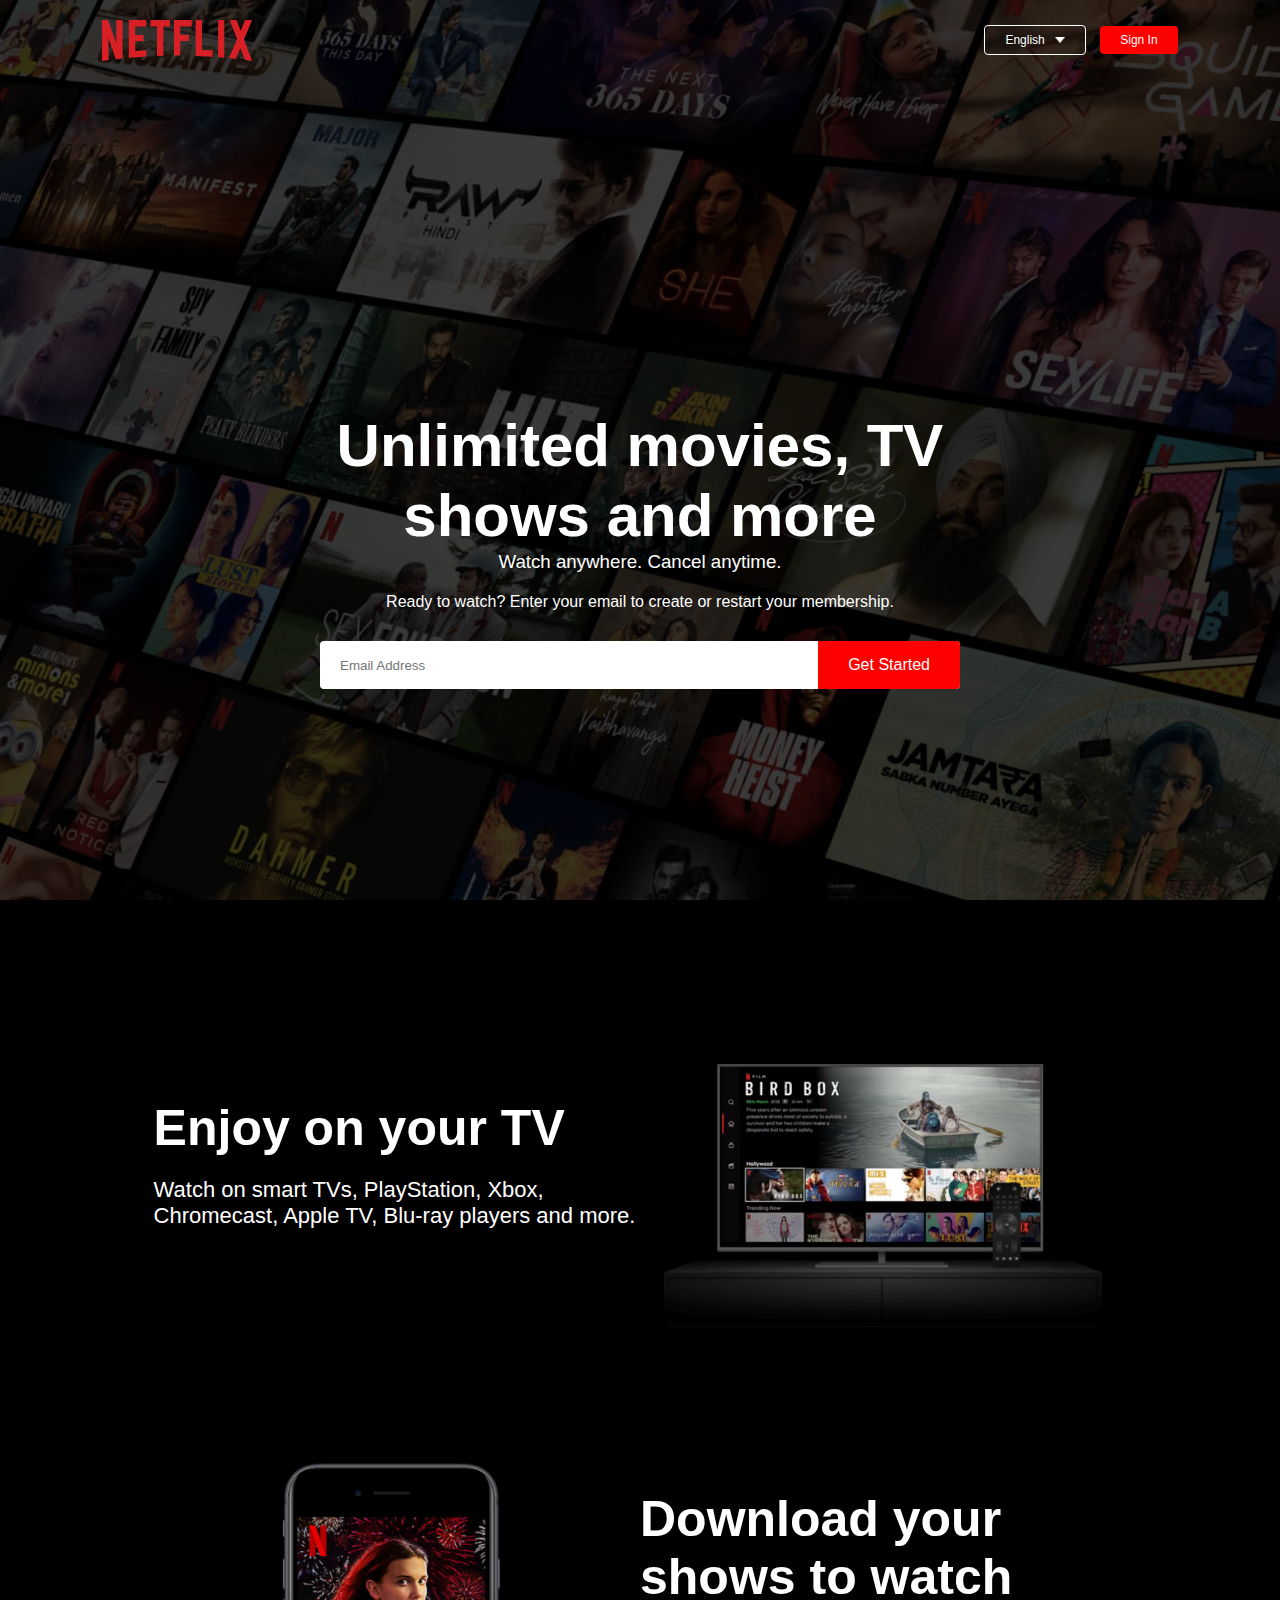
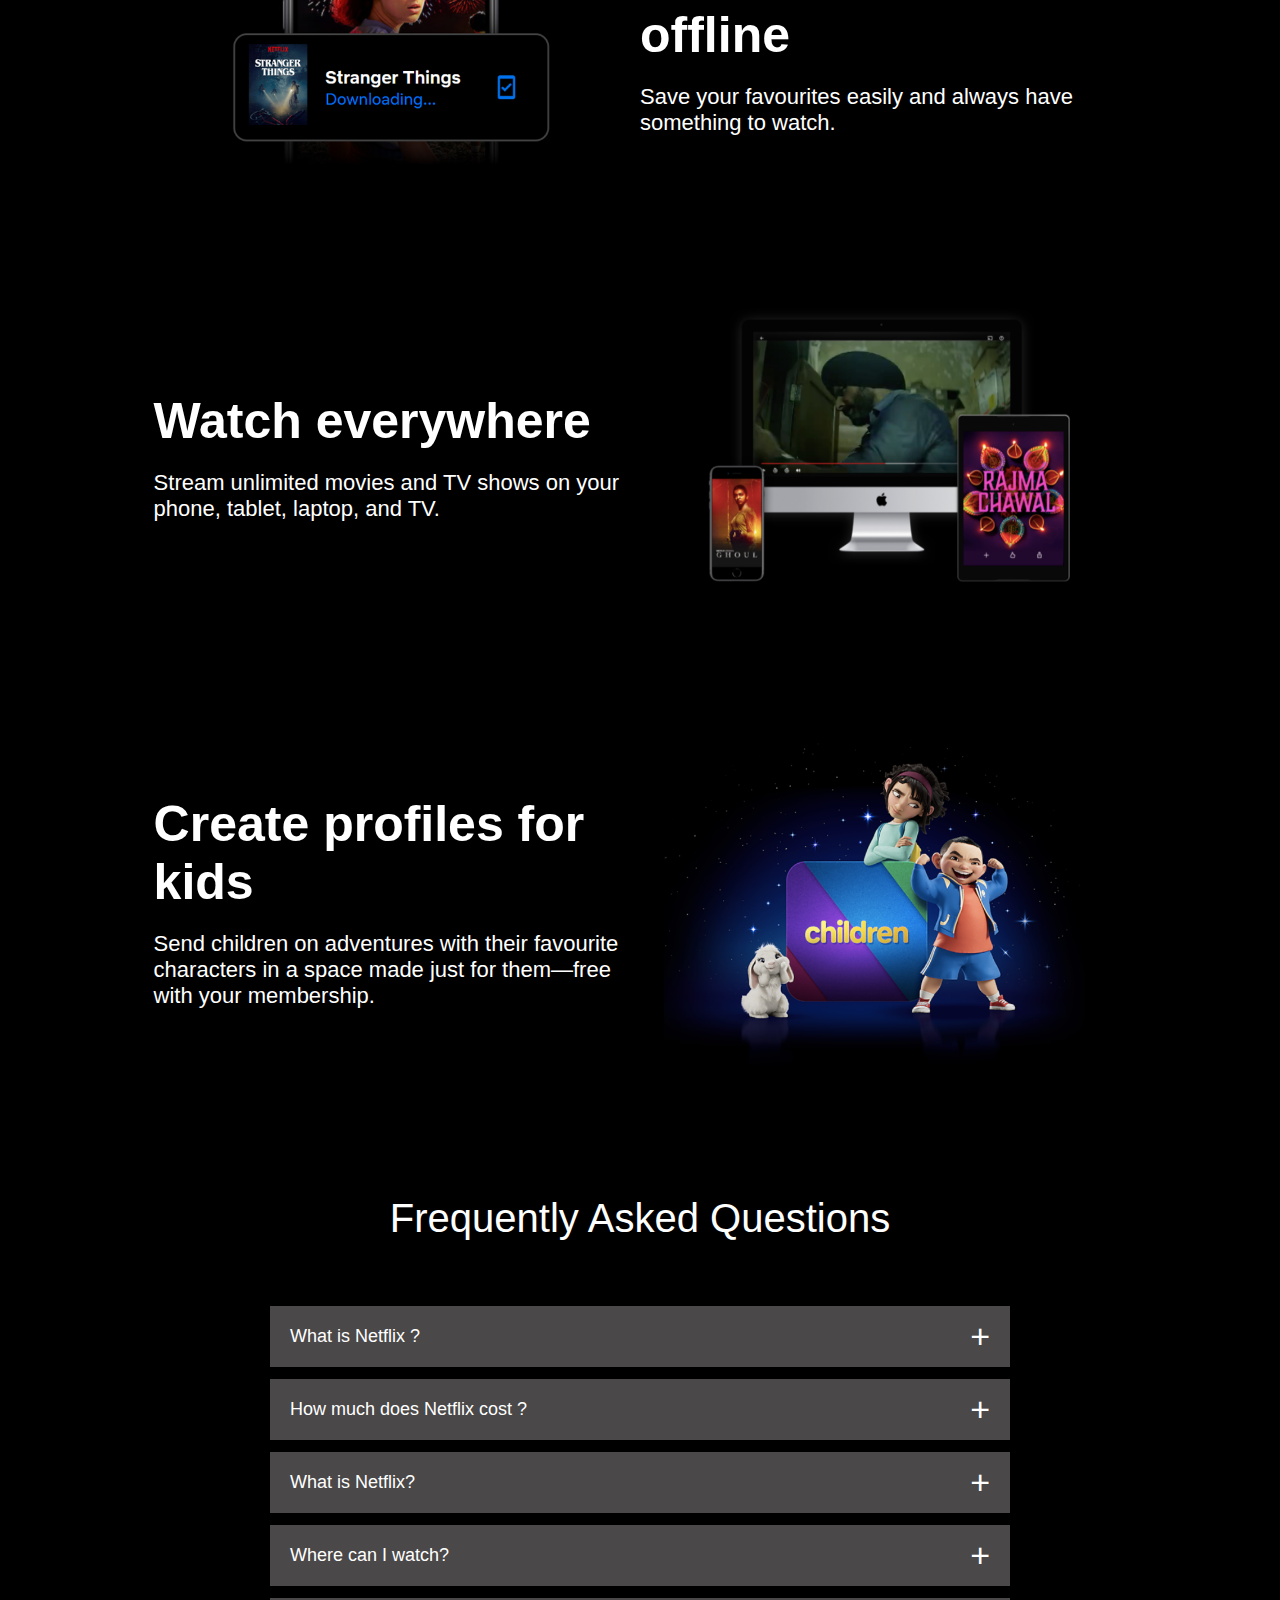
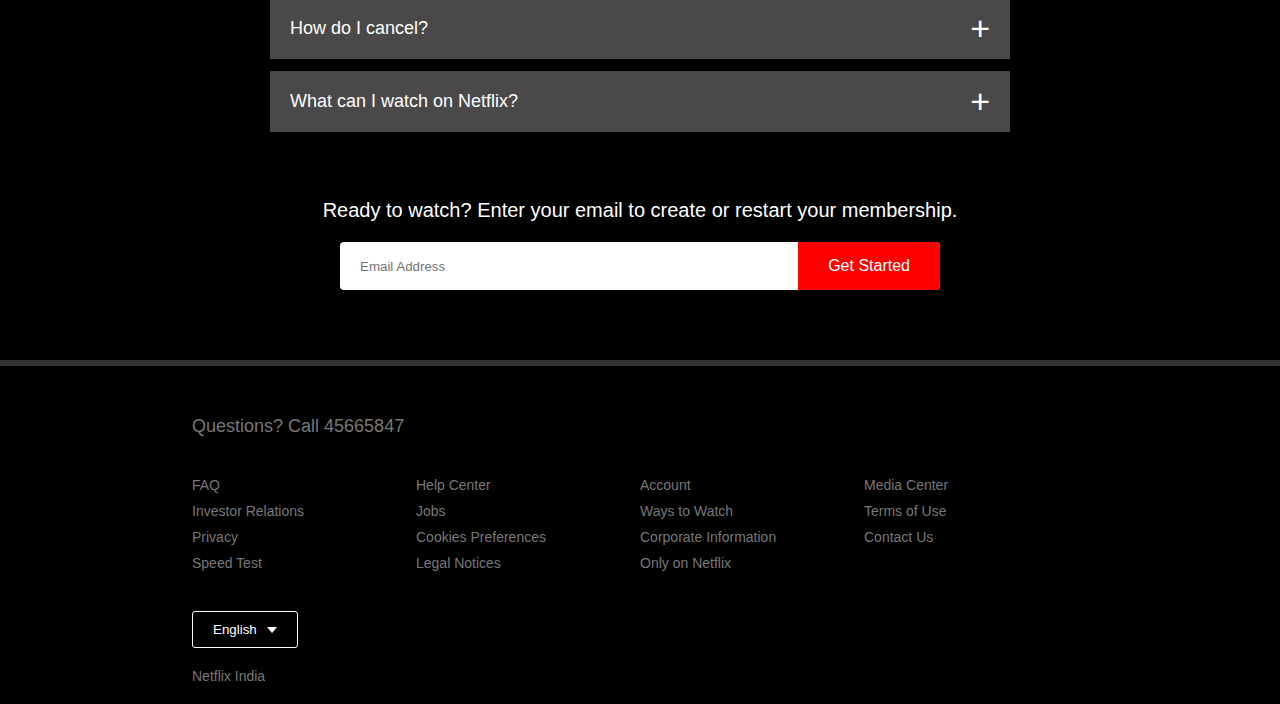
<file: Cloned Website(Netflix)/index.html>
<!DOCTYPE html>
<html>
    <head>
        <meta charset="utf-8">
        <meta http-equiv="X-UA-Compatible" content="IE=edge">
        <title>Netflix clone</title>
        <meta name="description" content="">
        <meta name="viewport" content="width=device-width, initial-scale=1">
        <link rel="stylesheet" href="style.css">
    </head>
    <body>
        <div class = "header">
            <nav>
                <img src = "logo.png" class = "logo">
                <div>
                    <button class = "language-btn">English <img src = "down-icon.png"></button>
                    <button>Sign In </button>
                </div>
            </nav>
            <div class = "header-content">
                <h2> Unlimited movies, TV shows and more</h2>
                <h3>Watch anywhere. Cancel anytime.</h3>
                <p>Ready to watch? Enter your email to create or restart your membership.</p>
                <form class = "email-signup">
                    <input type = "email" placeholder = "Email Address" required>
                    <button type = "submit"> Get Started</button>
                </form>
            </div>
        </div>
        <div class = "features">
            <div class = "row">
                <div class = " text-col">
                    <h2>Enjoy on your TV</h2>
                    <p>Watch on smart TVs, PlayStation, Xbox, Chromecast, Apple TV, Blu-ray players and more.</p>

                </div>
                <div class = "img-col">
                    <img src = "feature-1.png">
                </div>
            </div>



            <div class = "row">
                <div class = "img-col">
                    <img src = "feature-2.png">
                </div>
                <div class = " text-col">
                    <h2>Download your shows to watch offline</h2>
                    <p>Save your favourites easily and always have something to watch.</p>

                </div>
                
            </div>



            <div class = "row">
                <div class = " text-col">
                    <h2>Watch everywhere</h2>
                    <p>Stream unlimited movies and TV shows on your phone, tablet, laptop, and TV.</p>
                </div>
                <div class = "img-col">
                    <img src = "feature-3.png">
                </div>
            </div>

            <div class = "row">
                <div class = " text-col">
                    <h2>Create profiles for kids</h2>
                    <p>Send children on adventures with their favourite characters in a space made just for them—free with your membership.</p>
                </div>
                <div class = "img-col">
                    <img src = "feature-4.png">
                </div>
            </div>
        </div>

        <div class = "faq">
            <h2> Frequently Asked Questions</h2>
            <ul class = "accordion">
                <li>
                    <input type = "radio" name = "accordion" id = "first">
                    <label for = "first"> What is Netflix ?</label>
                    <div class = "content">
                        <p>Netflix is a streaming service that offers a wide variety of award-winning TV shows, movies, anime, documentaries and more – on thousands of internet-connected devices.

                            You can watch as much as you want, whenever you want, without a single ad – all for one low monthly price. There's always something new to discover, and new TV shows and movies are added every week!</p>
                    </div>
                </li>

                <li>
                    <input type = "radio" name = "accordion" id = "second">
                    <label for = "second"> How much does Netflix cost ?</label>
                    <div class = "content">
                        <p>Watch Netflix on your smartphone, tablet, Smart TV, laptop, or streaming device, all for one fixed monthly fee. Plans range from ₹ 149 to ₹ 649 a month. No extra costs, no contracts.</p>
                    </div>
                </li>


                <li>
                    <input type = "radio" name = "accordion" id = "third">
                    <label for = "third"> What is Netflix?</label>
                    <div class = "content">
                        <p>Netflix is a streaming service that offers a wide variety of award-winning TV shows, movies, anime, documentaries and more – on thousands of internet-connected devices.

                            You can watch as much as you want, whenever you want, without a single ad – all for one low monthly price. There's always something new to discover, and new TV shows and movies are added every week!</p>
                    </div>
                </li>


                <li>
                    <input type = "radio" name = "accordion" id = "fourth">
                    <label for = "fourth"> Where can I watch?</label>
                    <div class = "content">
                        <p>Watch anywhere, anytime. Sign in with your Netflix account to watch instantly on the web at netflix.com from your personal computer or on any internet-connected device that offers the Netflix app, including smart TVs, smartphones, tablets, streaming media players and game consoles.

                            You can also download your favourite shows with the iOS, Android, or Windows 10 app. Use downloads to watch while you're on the go and without an internet connection. Take Netflix with you anywhere.</p>
                    </div>
                </li>


                <li>
                    <input type = "radio" name = "accordion" id = "fifth">
                    <label for = "fifth"> How do I cancel?</label>
                    <div class = "content">
                        <p>Netflix is flexible. There are no annoying contracts and no commitments. You can easily cancel your account online in two clicks. There are no cancellation fees – start or stop your account anytime.</p>
                    </div>
                </li>


                <li>
                    <input type = "radio" name = "accordion" id = "sixth">
                    <label for = "sixth"> What can I watch on Netflix?</label>
                    <div class = "content">
                        <p>Netflix has an extensive library of feature films, documentaries, TV shows, anime, award-winning Netflix originals, and more. Watch as much as you want, anytime you want.</p>
                    </div>
                </li>


            </ul>
            <small>Ready to watch? Enter your email to create or restart your membership.
            </small>

            <form class = "email-signup">
                <input type = "email" placeholder = "Email Address" required>
                <button type = "submit"> Get Started</button>
            </form>

        </div>

        <div class = "footer">
            <h2> Questions? Call 45665847 </h2>
            <div class = "row">
                <div class = "col">
                    <a href = "#"> FAQ</a>
                    <a href = "#">Investor Relations</a>
                    <a href = "#">Privacy</a>
                    <a href = "#">Speed Test</a>
                </div>
                <div class = "col">
                    <a href = "#"> Help Center</a>
                    <a href = "#">Jobs</a>
                    <a href = "#">Cookies Preferences</a>
                    <a href = "#">Legal Notices</a>
                </div>
                <div class = "col">
                    <a href = "#"> Account</a>
                    <a href = "#">Ways to Watch</a>
                    <a href = "#">Corporate Information</a>
                    <a href = "#">Only on Netflix</a>
                </div>
                <div class = "col">
                    <a href = "#"> Media Center</a>
                    <a href = "#">Terms of Use</a>
                    <a href = "#">Contact Us</a>
                </div>
            </div>
            <button class = "language-btn"> English <img src = "down-icon.png"></button>
        <p class = "copyright-txt"> Netflix India</p>
        
        </div>

    </body>
</html>
</file>
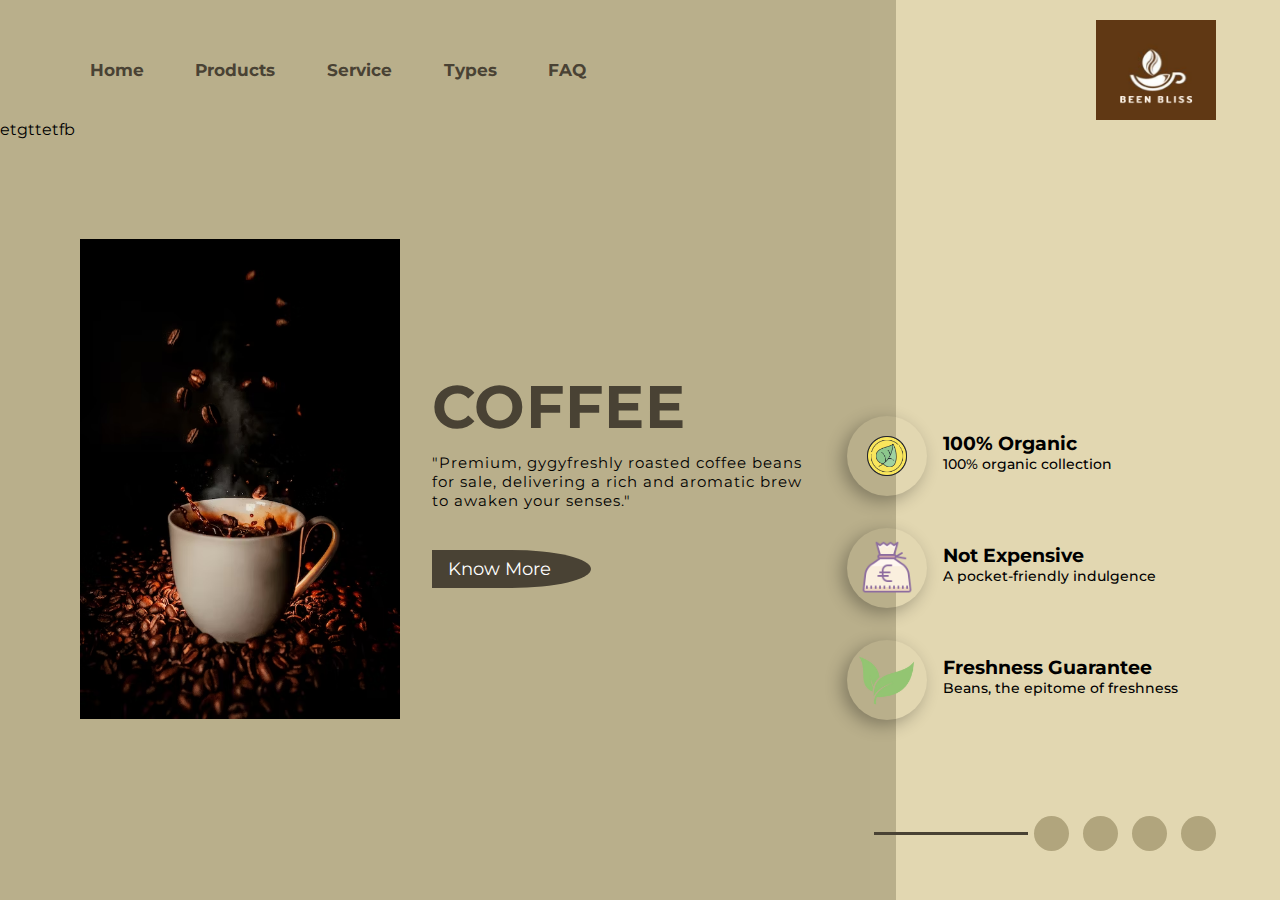
<file: landing page/index.html>
<!DOCTYPE html>
<html lang="en">

<head>
    <meta charset="UTF-8">
    <meta http-equiv="X-UA-Compatible" content="IE=edge">
    <meta name="viewport" content="width=device-width, initial-scale=1.0">
    <title>BeanBliss</title>
    <link rel="stylesheet" href="https://unpkg.com/swiper@8/swiper-bundle.min.css" />
    <link rel="stylesheet" href="https://use.fontawesome.com/releases/v5.15.4/css/all.css" 
integrity="sha384-DyZ88mC6Up2uqS4h/KRgHuoeGwBcD4Ng9SiP4dIRy0EXTlnuz47vAwmeGwVChigm" crossorigin="anonymous">
    <link rel="stylesheet" href="style.css">
</head>

<body>
    <div class="container">
        <div class="wave">
        </div>

        <nav>
            <ul>
                <li><a href="#">Home</a></li>
                <li><a href="#">Products</a></li>
                <li><a href="#">Service</a></li>
                <li><a href="#">Types</a></li>
                <li><a href="#">FAQ</a></li>
            </ul>
            <img src="BeanBliss.png" alt="Avatar" width="120" height="100" border-radius: 10%;>
        </nav>
etgttetfb
        <div class="main-content">

            <div class="image-coffee">
                <div class="swiper mySwiper">
                    <div class="swiper-wrapper">
                        <div class="swiper-slide"><img src="photo-1610632380989-680fe40816c6.avif"alt=""></div>   
                        <div class="swiper-slide"><img src="photo-1512568400610-62da28bc8a13.avif" alt=""></div>
                        <div class="swiper-slide"><img src="photo-1509042239860-f550ce710b93.avif"alt=""></div>
                        <div class="swiper-slide"><img src="photo-1621135177072-57c9b6242e7a.avif"alt=""></div>
                        <div class="swiper-slide"><img src="photo-1511920170033-f8396924c348.avif" alt=""></div> 
                        <div class="swiper-slide"><img src="photo-1606791405792-1004f1718d0c.avif"alt=""></div> 
                        <div class="swiper-slide"><img src="photo-1594075731547-8c705bb69e50.avif"alt=""></div>   
                            
                    </div> 
                </div>
            </div>
            <div class="main-text">
                <h1>COFFEE</h1>
                <p>"Premium, gygyfreshly roasted coffee beans for sale, delivering a rich and aromatic brew to awaken your senses."</p>
                <button>Know More</button>
            </div>
        </div>

        <div class="right">
            <div class="box">
                <div class="image">
                    <img src="download (3).png" alt="">
                </div>
                <div class="inner-box">
                    <h3>100% Organic</h3>
                    <p> 100% organic collection</p> 
                </div>
            </div>
            <div class="box">
                <div class="image">
                    <img src="download.png"alt="">
                </div>
                <div class="inner-box">
                    <h3>Not Expensive</h3>
                   <p>A pocket-friendly indulgence</p> 
                </div>
            </div>
            <div class="box">
                <div class="image">
                    <img src="img4.png"alt="">
                </div>
                <div class="inner-box">
                    <h3>Freshness Guarantee</h3>
                     <p>Beans, the epitome of freshness</p>
                </div>
            </div>
        </div>

        <div class="social-links">
            <i class="fab fa-instagram"></i>
            <i class="fab fa-facebook-f"></i>
            <i class="fab fa-twitter"></i>
            <i class="far fa-envelope"></i>
        </div>
    </div>
    <script src="https://unpkg.com/swiper@8/swiper-bundle.min.js"></script>
    <!-- Initialize Swiper -->
    <script>
        var swiper = new Swiper(".mySwiper", {
          slidesPerView: 1,
          spaceBetween: 30,
          loop: true,
        });
      </script>
</body>

</html>
</file>
<file: Cloned Website(Netflix)/style.css>
*{
    margin:0;
    padding:0;
    font-family: 'Poppins' , sans-serif;
    box-sizing: border-box;
}
body{
    background-color: black;
    color:white;
}
.header{
    width:100%;
    height: 100vh;
    background-image: linear-gradient(rgba(0,0,0,0.7),rgba(0,0,0,0.7)),url("header-image.png");
background-size: cover;
background-position: center;
padding: 10px 8%;
position: relative;
}
nav{
    display:flex;
    align-items: center;
    justify-content: space-between;
    padding: 10px 0;
}
.logo{
    width: 150px;
    cursor: pointer;
}

nav button{
    border:0;
    outline:0;
    background:red;
    color: white;
    padding: 7px 20px;
    font-size: 12px;
    border-radius: 4px;
    margin-left: 10px;
    cursor: pointer;
}

.language-btn{
    display: inline-flex;
    align-items: center;
    background: transparent;
    border: 1px solid white;
    padding: 7px 10;
}

.language-btn img{
    width: 10px;
    margin-left: 10px;
    
}

.header-content{
    position: absolute;
    top:50%;
    left: 50%;
    transform: translate(-50%, -50%);
    text-align: center;
    margin-top: 100px;

}

.header-content h2{
    font-size: 60px;
    line-height: 70px;
    font-weight: 600;
    max-width: 650px;
}

.header-content h3{
    font-weight: 400;
    margin-bottom: 20px;
    
}
.email-signup{
    background: white;
    border-radius: 4px;
    display: flex;
    align-items: center;
    margin-top: 30px;
    overflow: hidden;
}

.email-signup input{
    flex:1;
    border:0;
    outline:0;
    margin-left: 20px;
}

.email-signup button {
    background: red;
    border: 0;
    outline: 0;
    color: white;
    font-size: 16px;
    cursor: pointer;
    padding: 15px 30px;
}
.features{
    padding: 50px 12%;
    font-size: 22px;
}

.row{
    display: flex;
    width: 100%;
    align-items: center;
    flex-wrap:wrap ;
    padding: 50px 0;
}

.text-col{
    flex-basis: 50%;
    margin-bottom: 20px;
}

.img-col{
    flex-basis: 50%;
    margin-bottom: 20px;
}

.img-col img{
    display: block;
    width: 90%;
    margin: auto;

}
.features h2{
    font-size: 50px;
    font-weight: 600;
    margin-bottom: 20px;
}

.faq{
    padding: 10px 12%;
    text-align: center;
    font-size: 18px;
}

.faq h2{
    font-weight: 500;
    font-size: 40px;

}

.accordion{
    margin: 60px auto;
    width: 100%;
    max-width: 750px;
}

.accordion li{
    list-style: none;
    width: 100%;
    padding: 5px;
}

.accordion li label{
    display: flex;
    align-items: center;
    padding: 20px;
    font-size: 18px;
    font-weight: 500;
    background: rgb(74, 72, 72);
    margin-bottom: 2px;
    cursor: pointer;
    position: relative;
}

label::after{
    content: '+';
    font-size: 34px;
    position: absolute;
    right: 20px;
    transition: transform 0.5s;
}


input[type="radio"]{
    display: none;
}

.accordion .content{
    background:#2f2f2f;
    text-align: left;
    padding: 0 20px;
    max-height: 0;
    overflow: hidden;
    transition: max-height 0.5s, padding 0.5s;
}

.accordion input[type="radio"]:checked + label + .content{
    max-height: 600px;
    padding: 30px 20px;
}

.accordion input[type="radio"]:checked + label::after{
    transform: rotate(135deg);
}

.faq .email-signup{
    max-width: 600px;
    margin: 20px auto 60px;
}

.faq small{
    font-size: 20px;
}

.footer{
    padding: 50px 15% 10px;
    border-top: 6px solid #333;
    color: #777;


}

.footer h2{

font-size: 18px;
font-weight: 400;
margin-bottom: 30px;

}

.footer .col{
    flex-basis: 25%;
    flex-grow: 1;
    margin-bottom: 20px;
}

.footer .col a{
    display: block;
    text-decoration: none;
    color: #777;
    font-size: 14px;
    margin-bottom: 10px;
}

.footer .row{
    align-items: flex-start;
    padding: 10px 0;
}

.footer .language-btn{
    color: #fff;
    padding: 10px 20px;
    border-radius: 3px;
}

.copyright-txt{
    font-size: 14px;
    margin-top: 20px;
    margin-bottom: 10px;
}

@media only screen and (max-width: 600px){
    .logo{
        width: 100px;
    }
    nav button{
        padding: 5px 10px;
    }
    nav .language-btn{
        padding: 4px 8px;
    }
    .header-content{
        position: unset;
        transform: none;
        padding-top: 150px;
    }
    .header-content h1{
        font-size: 30px;
    }
    .email-signup button{
        font-size: 12px;
        padding: 10px 15px;
    }
    .text-col, .img-col{
        flex-basis: 100%;
    }
    .features h2{
        font-size: 30px;
    }
    .features p{
        font-size: 15px;
    }
    .row:nth-child(2), .row:nth-child(4){
        flex-direction: column-reverse;
    }

    .features .row{
        padding: 10px 0;
    }

    .faq h2{
        font-size: 20px;
    }

    .accordion .content{
        font-size: 14px;
    }

    .accordion li label{
        padding: 10px;
        font-size: 14px;
    }

    label::after{
        font-size: 22px ;
    }
}
</file>
<file: landing page/style.css>
@import url('https://fonts.googleapis.com/css2?family=Montserrat&display=swap');

* {
    padding: 0%;
    margin: 0;
    font-family: 'Montserrat', sans-serif;
}

.container {
    height: 100vh;
    width: 100%;
    background: linear-gradient(to right, #B9AF8B 70%, #E2D7B1 30%);
    position: relative;
    overflow: hidden;
}


.wave {
    position: absolute;
    top: 0;
    right: 30%;
}


nav {
    width: 90%;
    margin: auto;
    padding-top: 20px;
    display: flex;
    justify-content: space-between;
    align-items: center;
}


nav ul {
    display: flex;
    list-style-type: none;  
}


nav ul li{
    margin:0 5px;
}


nav ul a{
    text-decoration: none;
    padding: 0.3rem 1.3rem;
    font-size: 17px;
    font-weight: bold;
    color: #494234;
    position: relative;
    z-index: 1;
}


nav ul a::after{
    content: "";
    width: 0%;
    height: 100%;
    position: absolute;
    top:0;
    left:0px;
    border-radius: 20px;
    background-color: #ced297;
    z-index: -1;
    transition: 0.5s;
}


nav ul a:hover:after{
    width: 100%;
}


.main-content {
    width: 60%;
    padding-top: 100px;
    margin-left: 3rem;
    display: flex;
    align-items: center;
    justify-content: space-around;
}


.image-coffee ,.main-text{
    flex-basis: 50%;
}


.image-coffee img{
    width: 100%;
}


.main-content h1 {
    font-size: 60px;
    letter-spacing: 1px;
    color: #494234;
}


.main-content p{
    margin-top: 10px;
    font-size: 15px;
    letter-spacing: 1px;
}


.main-content button{
    margin-top: 2.5rem;
    outline: none;
    border: none;
    font-size: 18px;
    padding: 0.5rem 2.5rem 0.5rem 1rem;
    border-radius: 0 50% 50% 0;
    background-color: #494234;
    color: white;
    cursor: pointer;
}


.swiper{
    width: 20rem;
}


.swiper-slide{
    display: flex;
    align-items: center;
    justify-content: center;
}


.right{
    position: absolute;
    right: 8%;
    bottom: 20%;
}


.box{
    display: flex;
    align-items: center;
}


.right .box .image img{
    width: 70%;
}


.image{
    margin-top: 2rem;
    width: 80px;
    height: 80px;
    border-radius: 50%;
    box-shadow: -5px 5px 17px rgba(0,0,0,0.3);
    display: flex;
    align-items: center;
    justify-content: center;
    transition: 0.5s;
}


.image:hover{
    background-color: rgba(73,66,52,0.7);
}


.box .inner-box{
    margin: 1.5rem 0 0 1rem;
}


.box .inner-box p{
    font-size: 14px;
    font-weight: 500;
}


.social-links{
    position: absolute;
    right: 5%;
    bottom: 5%;
}


.social-links::before{
    content: "";
    width: 80%;
    height: 3px;
    position: absolute;
    top:42%;
    left: -150px;
    background-color: #494234;
}


.social-links i{
    margin-left: 10px;
    width: 35px;
    height: 35px;
    border-radius: 50%;
    background-color: #b1a57d;
    display: inline-flex;
    align-items: center;
    justify-content: center;
    transition: 0.5s;
}


.social-links i:hover{
    transform: translateY(-5px);
}
</file>
